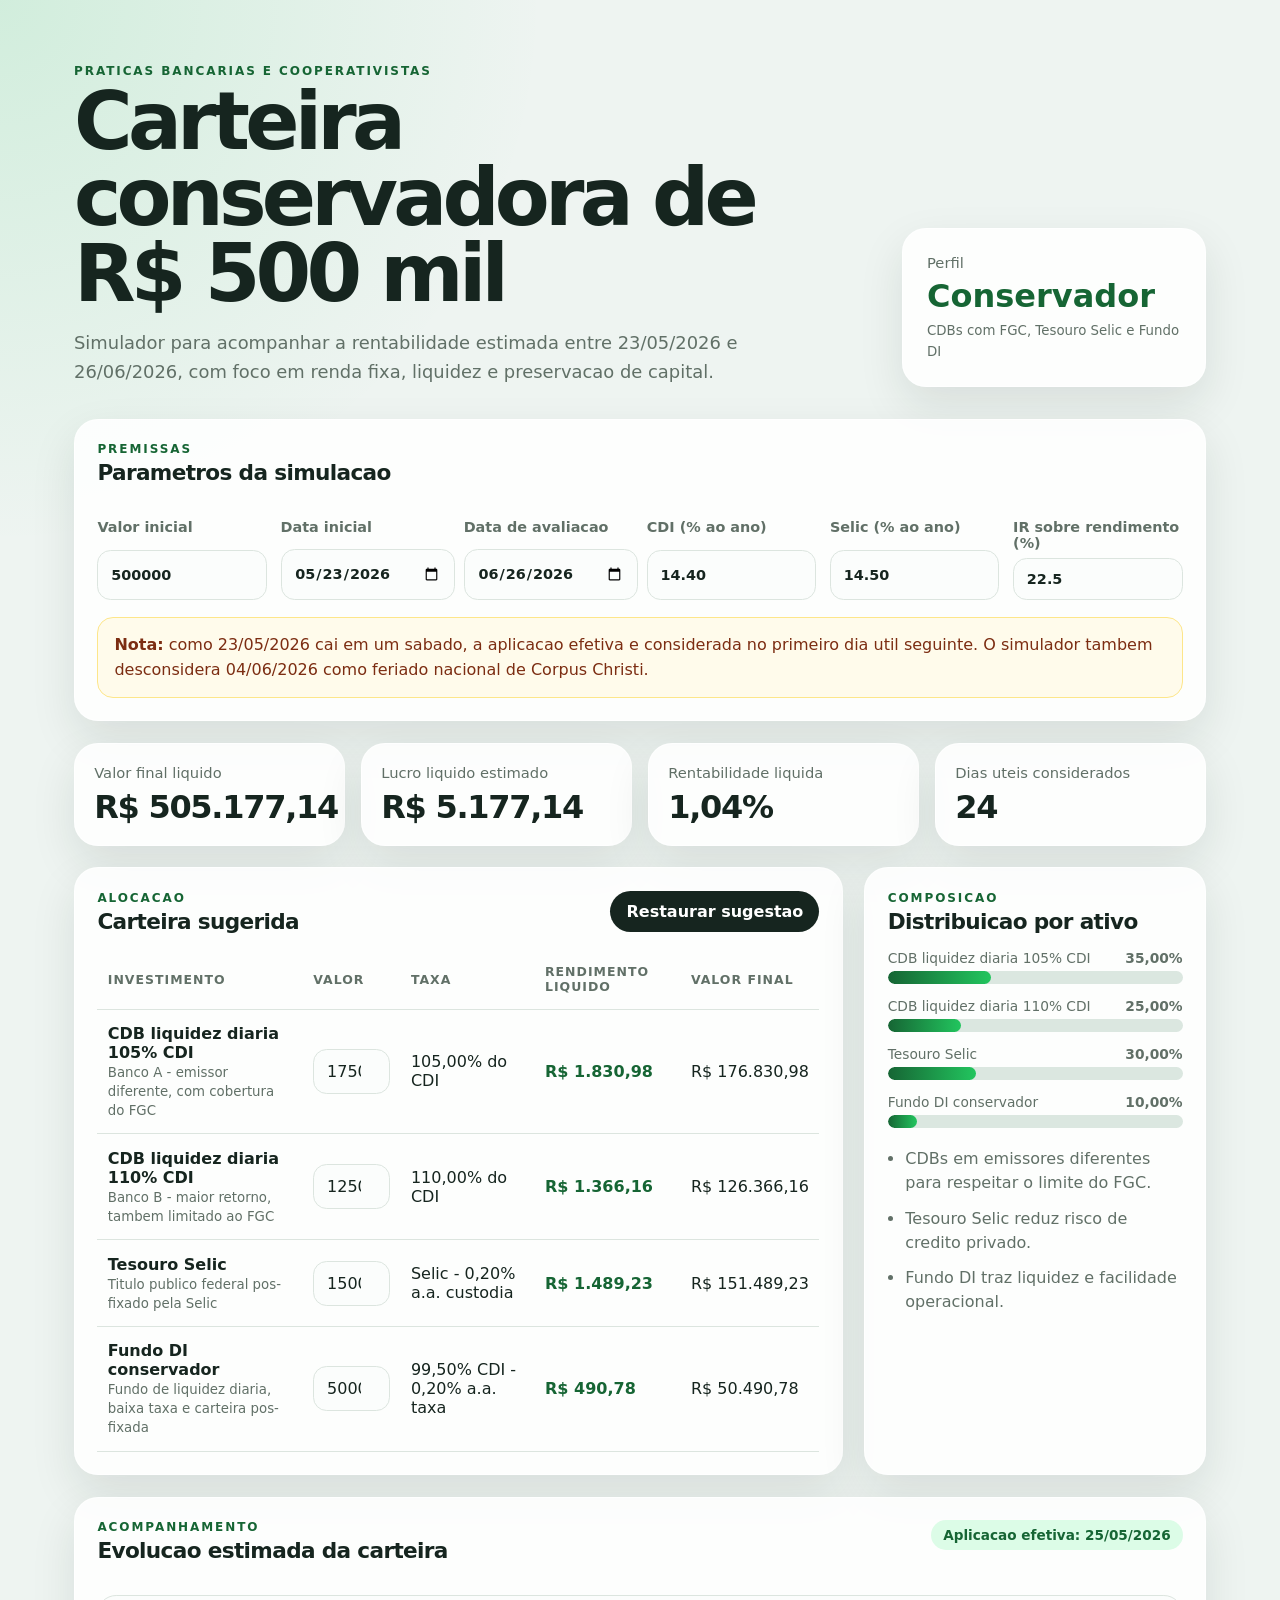
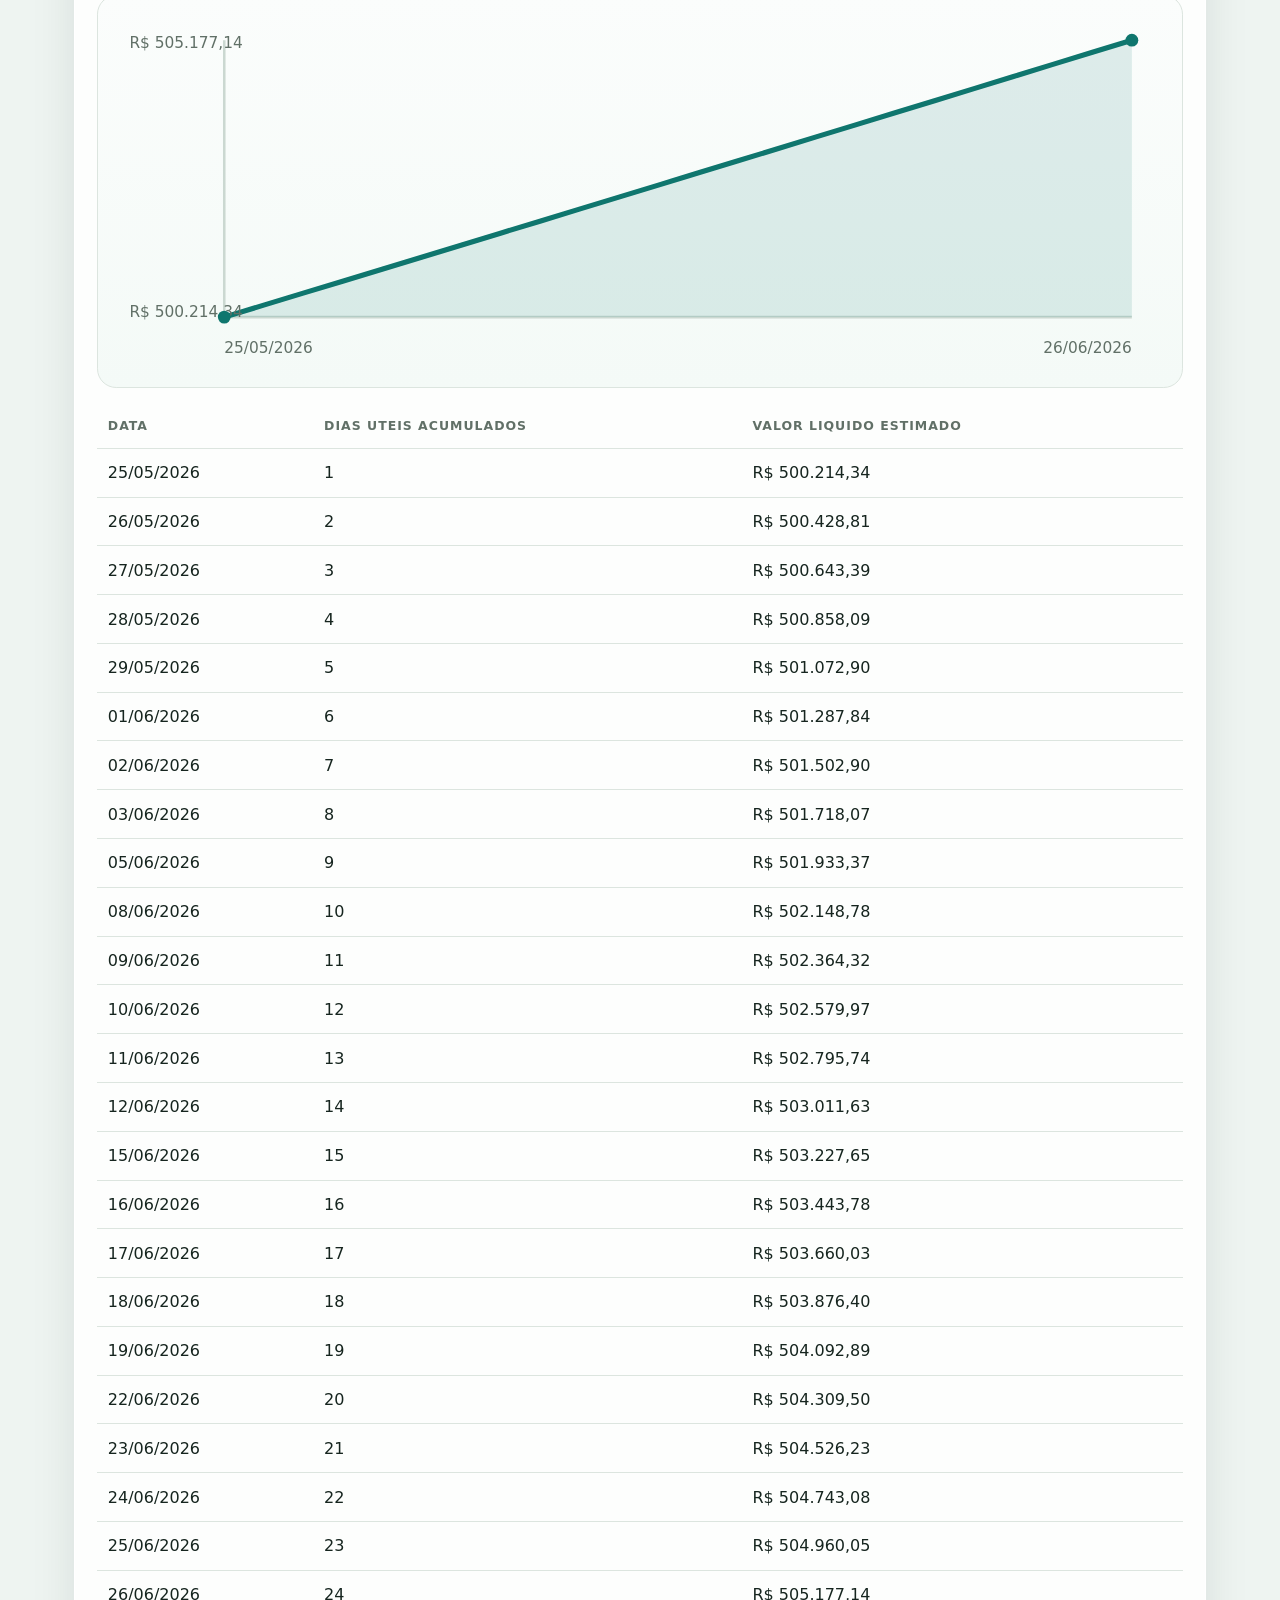
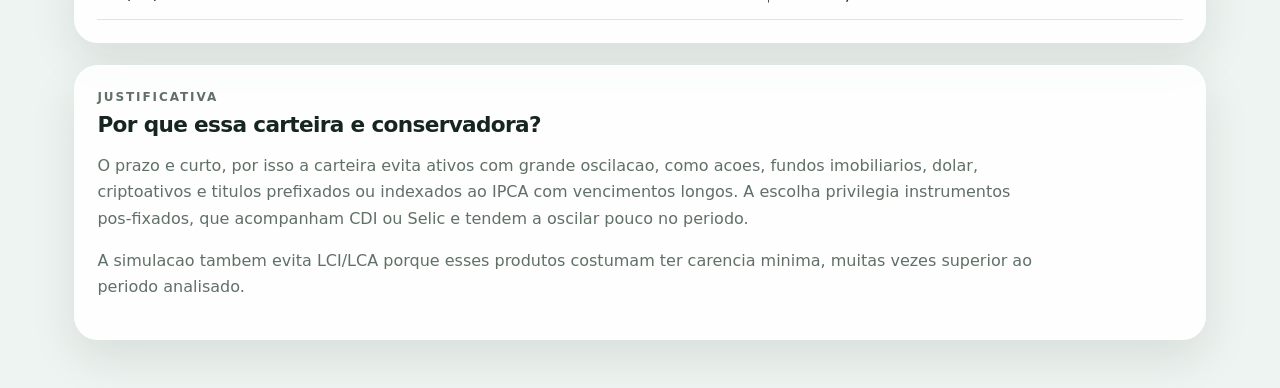
<file: index.html>
<!doctype html>
<html lang="pt-BR">
  <head>
    <meta charset="utf-8" />
    <meta name="viewport" content="width=device-width, initial-scale=1" />
    <title>Acompanhamento de Carteira Conservadora</title>
    <link rel="stylesheet" href="styles.css" />
  </head>
  <body>
    <header class="hero">
      <div>
        <p class="eyebrow">Praticas bancarias e cooperativistas</p>
        <h1>Carteira conservadora de R$ 500 mil</h1>
        <p class="hero-text">
          Simulador para acompanhar a rentabilidade estimada entre 23/05/2026
          e 26/06/2026, com foco em renda fixa, liquidez e preservacao de
          capital.
        </p>
      </div>
      <div class="hero-card">
        <span>Perfil</span>
        <strong>Conservador</strong>
        <small>CDBs com FGC, Tesouro Selic e Fundo DI</small>
      </div>
    </header>

    <main class="container">
      <section class="panel controls" aria-labelledby="premissas-title">
        <div>
          <p class="section-label">Premissas</p>
          <h2 id="premissas-title">Parametros da simulacao</h2>
        </div>

        <div class="form-grid">
          <label>
            Valor inicial
            <input id="initialAmount" type="number" min="0" step="1000" value="500000" />
          </label>
          <label>
            Data inicial
            <input id="startDate" type="date" value="2026-05-23" />
          </label>
          <label>
            Data de avaliacao
            <input id="endDate" type="date" value="2026-06-26" />
          </label>
          <label>
            CDI (% ao ano)
            <input id="cdiRate" type="number" min="0" step="0.01" value="14.40" />
          </label>
          <label>
            Selic (% ao ano)
            <input id="selicRate" type="number" min="0" step="0.01" value="14.50" />
          </label>
          <label>
            IR sobre rendimento (%)
            <input id="taxRate" type="number" min="0" step="0.1" value="22.5" />
          </label>
        </div>

        <div class="notice">
          <strong>Nota:</strong>
          como 23/05/2026 cai em um sabado, a aplicacao efetiva e considerada
          no primeiro dia util seguinte. O simulador tambem desconsidera
          04/06/2026 como feriado nacional de Corpus Christi.
        </div>
      </section>

      <section class="summary-grid" aria-label="Resumo da carteira">
        <article class="metric">
          <span>Valor final liquido</span>
          <strong id="finalValue">R$ 0,00</strong>
        </article>
        <article class="metric">
          <span>Lucro liquido estimado</span>
          <strong id="netProfit">R$ 0,00</strong>
        </article>
        <article class="metric">
          <span>Rentabilidade liquida</span>
          <strong id="netReturn">0,00%</strong>
        </article>
        <article class="metric">
          <span>Dias uteis considerados</span>
          <strong id="businessDays">0</strong>
        </article>
      </section>

      <section class="layout">
        <article class="panel" aria-labelledby="carteira-title">
          <div class="section-heading">
            <div>
              <p class="section-label">Alocacao</p>
              <h2 id="carteira-title">Carteira sugerida</h2>
            </div>
            <button id="resetPortfolio" type="button">Restaurar sugestao</button>
          </div>

          <div class="table-wrap">
            <table>
              <thead>
                <tr>
                  <th>Investimento</th>
                  <th>Valor</th>
                  <th>Taxa</th>
                  <th>Rendimento liquido</th>
                  <th>Valor final</th>
                </tr>
              </thead>
              <tbody id="portfolioRows"></tbody>
            </table>
          </div>
        </article>

        <aside class="panel" aria-labelledby="composicao-title">
          <p class="section-label">Composicao</p>
          <h2 id="composicao-title">Distribuicao por ativo</h2>
          <div id="allocationChart" class="allocation-chart"></div>
          <ul class="risk-list">
            <li>CDBs em emissores diferentes para respeitar o limite do FGC.</li>
            <li>Tesouro Selic reduz risco de credito privado.</li>
            <li>Fundo DI traz liquidez e facilidade operacional.</li>
          </ul>
        </aside>
      </section>

      <section class="panel" aria-labelledby="evolucao-title">
        <div class="section-heading">
          <div>
            <p class="section-label">Acompanhamento</p>
            <h2 id="evolucao-title">Evolucao estimada da carteira</h2>
          </div>
          <span id="effectiveDate" class="tag"></span>
        </div>

        <div class="chart-card">
          <svg id="evolutionChart" role="img" aria-label="Grafico de evolucao estimada"></svg>
        </div>

        <div class="table-wrap compact">
          <table>
            <thead>
              <tr>
                <th>Data</th>
                <th>Dias uteis acumulados</th>
                <th>Valor liquido estimado</th>
              </tr>
            </thead>
            <tbody id="evolutionRows"></tbody>
          </table>
        </div>
      </section>

      <section class="panel explanation" aria-labelledby="justificativa-title">
        <p class="section-label">Justificativa</p>
        <h2 id="justificativa-title">Por que essa carteira e conservadora?</h2>
        <p>
          O prazo e curto, por isso a carteira evita ativos com grande
          oscilacao, como acoes, fundos imobiliarios, dolar, criptoativos e
          titulos prefixados ou indexados ao IPCA com vencimentos longos. A
          escolha privilegia instrumentos pos-fixados, que acompanham CDI ou
          Selic e tendem a oscilar pouco no periodo.
        </p>
        <p>
          A simulacao tambem evita LCI/LCA porque esses produtos costumam ter
          carencia minima, muitas vezes superior ao periodo analisado.
        </p>
      </section>
    </main>

    <script src="app.js"></script>
  </body>
</html>
</file>
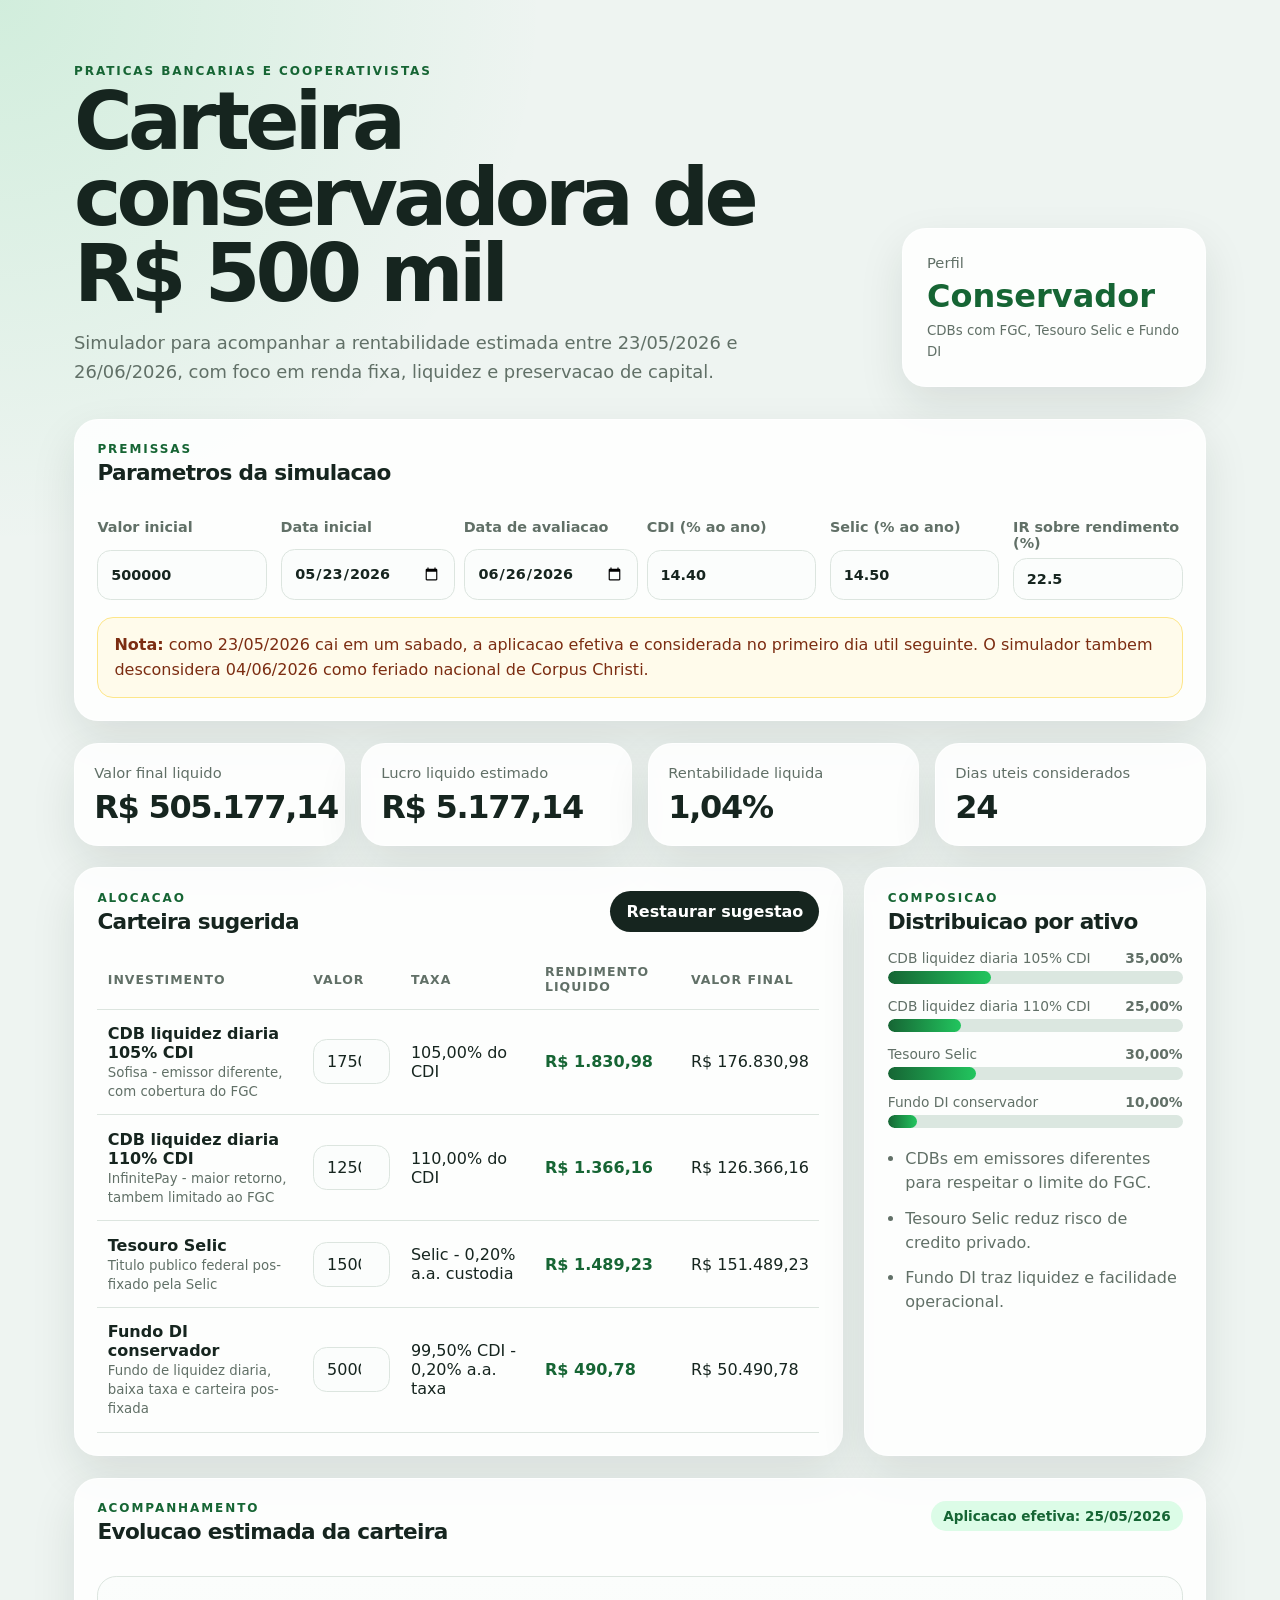
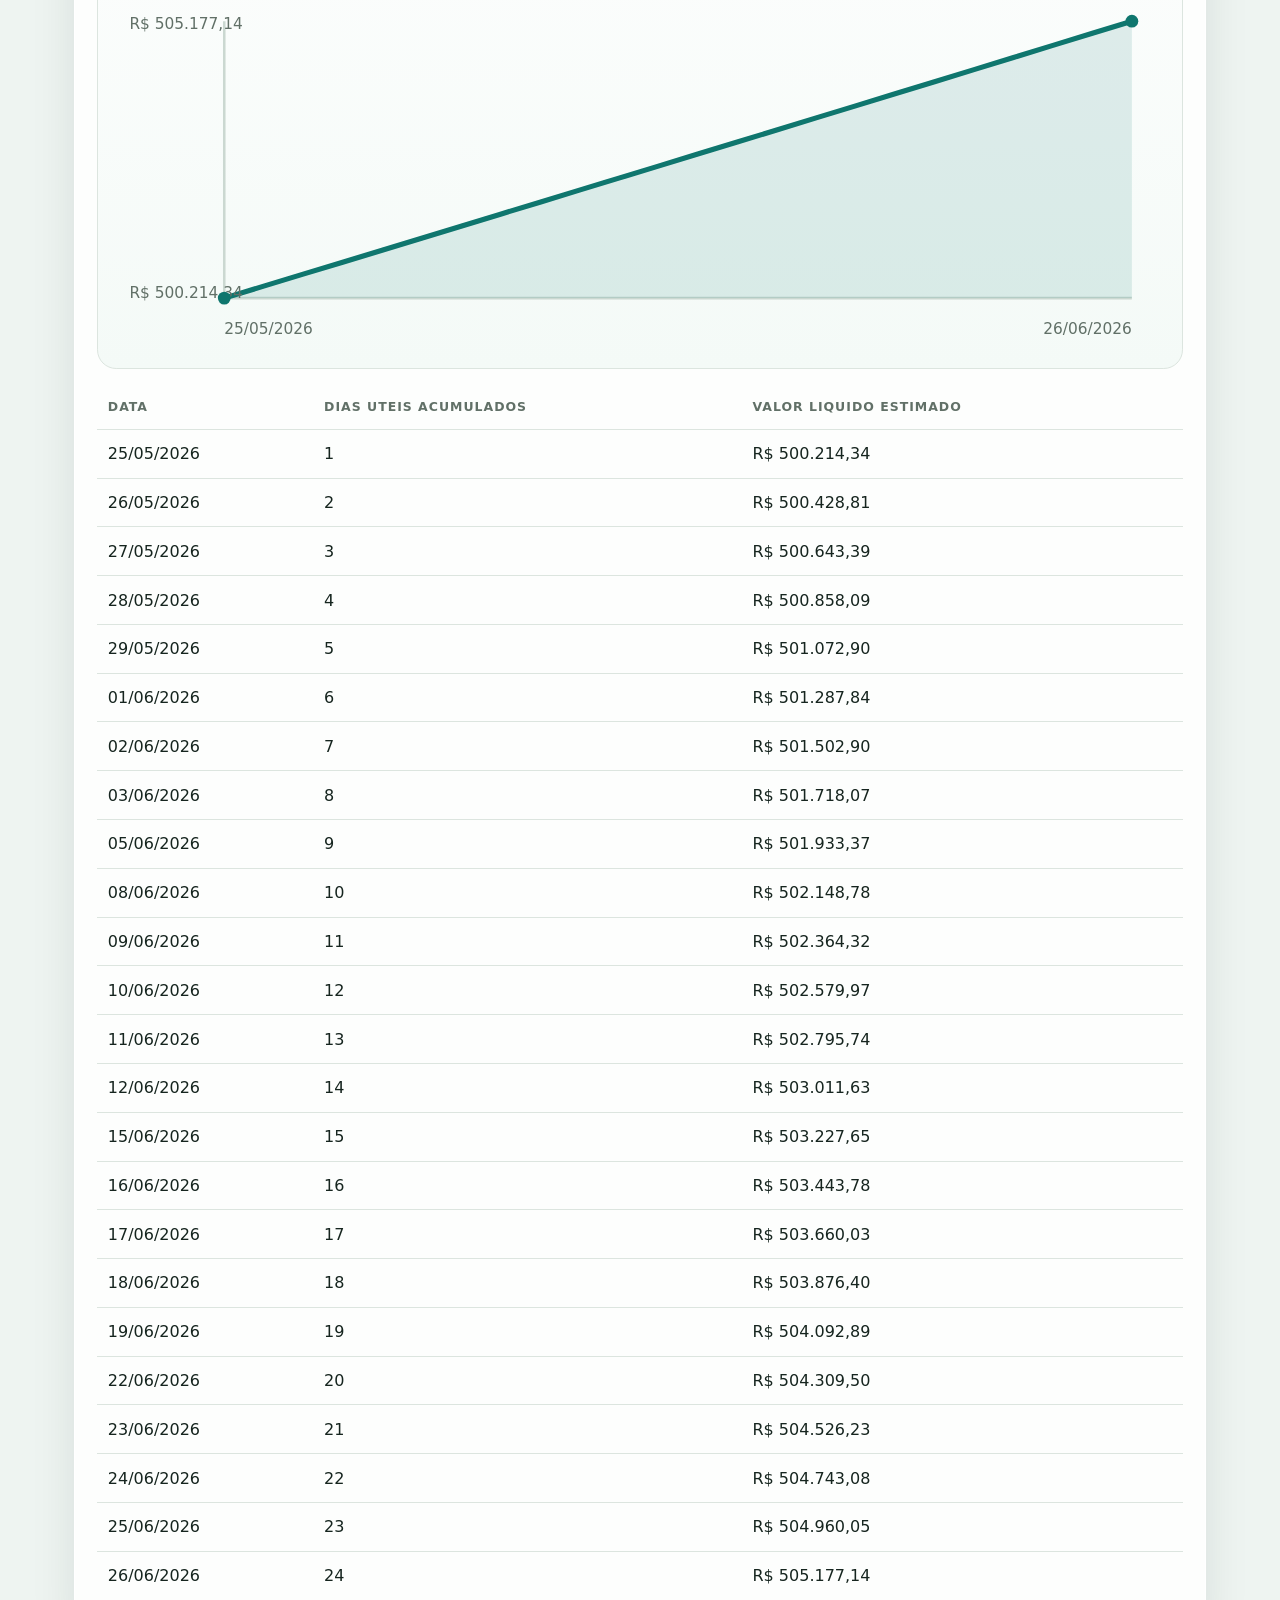
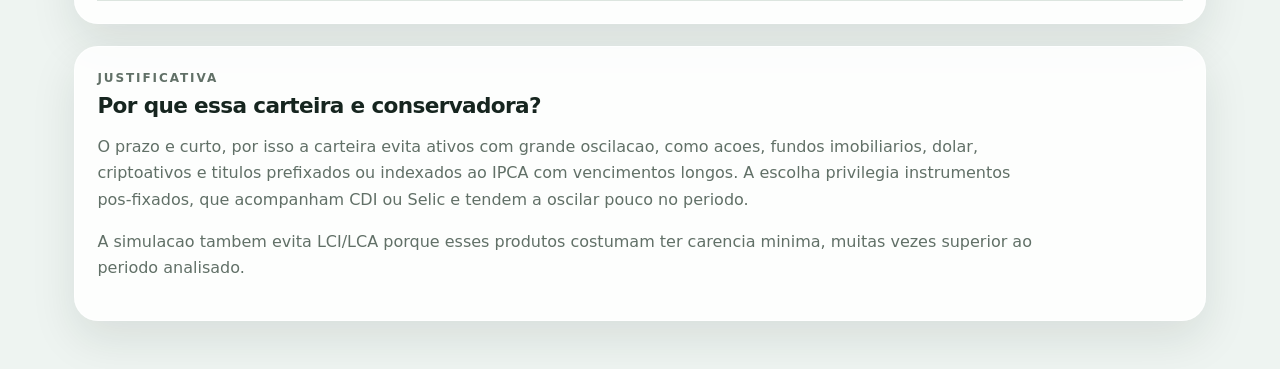
<file: apresentacao.html>
<!doctype html>
<html lang="pt-BR">
  <head>
    <meta charset="utf-8" />
    <meta name="viewport" content="width=device-width, initial-scale=1" />
    <title>Acompanhamento de Carteira Conservadora</title>
    <style>
:root {
  --bg: #eef4f1;
  --card: #ffffff;
  --ink: #16251f;
  --muted: #617067;
  --line: #dce5df;
  --green: #166534;
  --green-2: #22c55e;
  --blue: #0f766e;
  --blue-2: #38bdf8;
  --amber: #b45309;
  --shadow: 0 18px 45px rgba(22, 37, 31, 0.1);
}

* {
  box-sizing: border-box;
}

body {
  margin: 0;
  background:
    radial-gradient(circle at top left, rgba(34, 197, 94, 0.14), transparent 34rem),
    var(--bg);
  color: var(--ink);
  font-family:
    Inter, ui-sans-serif, system-ui, -apple-system, BlinkMacSystemFont, "Segoe UI",
    sans-serif;
}

button,
input {
  font: inherit;
}

.hero {
  display: grid;
  grid-template-columns: minmax(0, 1fr) 19rem;
  gap: 2rem;
  align-items: end;
  max-width: 1180px;
  margin: 0 auto;
  padding: 4rem 1.5rem 2rem;
}

.hero h1 {
  max-width: 760px;
  margin: 0.35rem 0 1rem;
  font-size: clamp(2.4rem, 7vw, 5rem);
  line-height: 0.95;
  letter-spacing: -0.06em;
}

.hero-text {
  max-width: 690px;
  margin: 0;
  color: var(--muted);
  font-size: 1.12rem;
  line-height: 1.65;
}

.hero-card,
.panel,
.metric {
  background: rgba(255, 255, 255, 0.86);
  border: 1px solid rgba(255, 255, 255, 0.75);
  border-radius: 1.5rem;
  box-shadow: var(--shadow);
}

.hero-card {
  padding: 1.5rem;
}

.hero-card span,
.metric span {
  color: var(--muted);
  font-size: 0.92rem;
}

.hero-card strong {
  display: block;
  margin: 0.3rem 0;
  color: var(--green);
  font-size: 2rem;
}

.hero-card small {
  color: var(--muted);
  line-height: 1.5;
}

.container {
  display: grid;
  gap: 1.35rem;
  max-width: 1180px;
  margin: 0 auto;
  padding: 0 1.5rem 3rem;
}

.panel {
  padding: 1.4rem;
}

.section-label,
.eyebrow {
  margin: 0;
  color: var(--green);
  font-size: 0.75rem;
  font-weight: 800;
  letter-spacing: 0.16em;
  text-transform: uppercase;
}

h2 {
  margin: 0.25rem 0 1rem;
  font-size: 1.35rem;
  letter-spacing: -0.03em;
}

.controls {
  display: grid;
  gap: 1.1rem;
}

.form-grid {
  display: grid;
  grid-template-columns: repeat(6, minmax(0, 1fr));
  gap: 0.85rem;
}

label {
  display: grid;
  gap: 0.45rem;
  color: var(--muted);
  font-size: 0.9rem;
  font-weight: 700;
}

input {
  width: 100%;
  border: 1px solid var(--line);
  border-radius: 0.85rem;
  background: #fbfdfc;
  color: var(--ink);
  padding: 0.75rem 0.8rem;
  outline: none;
}

input:focus {
  border-color: var(--green-2);
  box-shadow: 0 0 0 4px rgba(34, 197, 94, 0.14);
}

.notice {
  border: 1px solid #fde68a;
  border-radius: 1rem;
  background: #fffbeb;
  color: #7c2d12;
  padding: 0.9rem 1rem;
  line-height: 1.55;
}

.summary-grid {
  display: grid;
  grid-template-columns: repeat(4, minmax(0, 1fr));
  gap: 1rem;
}

.metric {
  padding: 1.2rem;
}

.metric strong {
  display: block;
  margin-top: 0.35rem;
  font-size: clamp(1.45rem, 3vw, 2rem);
  letter-spacing: -0.04em;
}

.layout {
  display: grid;
  grid-template-columns: minmax(0, 1.8fr) minmax(18rem, 0.8fr);
  gap: 1.35rem;
}

.section-heading {
  display: flex;
  gap: 1rem;
  align-items: start;
  justify-content: space-between;
}

button {
  border: 0;
  border-radius: 999px;
  background: var(--ink);
  color: white;
  cursor: pointer;
  padding: 0.7rem 1rem;
  font-weight: 800;
}

button:hover {
  background: var(--green);
}

.table-wrap {
  overflow-x: auto;
}

table {
  width: 100%;
  border-collapse: collapse;
  min-width: 720px;
}

th {
  color: var(--muted);
  font-size: 0.78rem;
  letter-spacing: 0.08em;
  text-align: left;
  text-transform: uppercase;
}

th,
td {
  border-bottom: 1px solid var(--line);
  padding: 0.9rem 0.65rem;
  vertical-align: middle;
}

td strong {
  display: block;
}

td small {
  color: var(--muted);
}

.amount-input {
  max-width: 9.5rem;
}

.positive {
  color: var(--green);
  font-weight: 800;
}

.allocation-chart {
  display: grid;
  gap: 0.85rem;
  margin-top: 1rem;
}

.bar-row {
  display: grid;
  gap: 0.35rem;
}

.bar-label {
  display: flex;
  justify-content: space-between;
  color: var(--muted);
  font-size: 0.86rem;
  gap: 1rem;
}

.bar-track {
  height: 0.8rem;
  overflow: hidden;
  border-radius: 999px;
  background: #dbe7e0;
}

.bar-fill {
  height: 100%;
  border-radius: inherit;
  background: linear-gradient(90deg, var(--green), var(--green-2));
}

.risk-list {
  display: grid;
  gap: 0.7rem;
  margin: 1.2rem 0 0;
  padding-left: 1.1rem;
  color: var(--muted);
  line-height: 1.5;
}

.tag {
  border-radius: 999px;
  background: #dcfce7;
  color: var(--green);
  padding: 0.45rem 0.75rem;
  font-size: 0.85rem;
  font-weight: 800;
}

.chart-card {
  margin: 1rem 0;
  border: 1px solid var(--line);
  border-radius: 1.2rem;
  background: linear-gradient(180deg, #fbfdfc, #f4faf7);
  padding: 1rem;
}

svg {
  display: block;
  width: 100%;
  min-height: 260px;
}

.axis-label {
  fill: var(--muted);
  font-size: 12px;
}

.chart-line {
  fill: none;
  stroke: var(--blue);
  stroke-width: 4;
  stroke-linecap: round;
  stroke-linejoin: round;
}

.chart-area {
  fill: rgba(15, 118, 110, 0.12);
}

.chart-dot {
  fill: var(--blue);
}

.compact table {
  min-width: 520px;
}

.explanation p {
  max-width: 940px;
  color: var(--muted);
  line-height: 1.65;
}

@media (max-width: 960px) {
  .hero,
  .layout {
    grid-template-columns: 1fr;
  }

  .form-grid,
  .summary-grid {
    grid-template-columns: repeat(2, minmax(0, 1fr));
  }
}

@media (max-width: 640px) {
  .hero {
    padding-top: 2.5rem;
  }

  .form-grid,
  .summary-grid {
    grid-template-columns: 1fr;
  }

  .section-heading {
    display: grid;
  }
}

    </style>
  </head>
  <body>
    <header class="hero">
      <div>
        <p class="eyebrow">Praticas bancarias e cooperativistas</p>
        <h1>Carteira conservadora de R$ 500 mil</h1>
        <p class="hero-text">
          Simulador para acompanhar a rentabilidade estimada entre 23/05/2026
          e 26/06/2026, com foco em renda fixa, liquidez e preservacao de
          capital.
        </p>
      </div>
      <div class="hero-card">
        <span>Perfil</span>
        <strong>Conservador</strong>
        <small>CDBs com FGC, Tesouro Selic e Fundo DI</small>
      </div>
    </header>

    <main class="container">
      <section class="panel controls" aria-labelledby="premissas-title">
        <div>
          <p class="section-label">Premissas</p>
          <h2 id="premissas-title">Parametros da simulacao</h2>
        </div>

        <div class="form-grid">
          <label>
            Valor inicial
            <input id="initialAmount" type="number" min="0" step="1000" value="500000" />
          </label>
          <label>
            Data inicial
            <input id="startDate" type="date" value="2026-05-23" />
          </label>
          <label>
            Data de avaliacao
            <input id="endDate" type="date" value="2026-06-26" />
          </label>
          <label>
            CDI (% ao ano)
            <input id="cdiRate" type="number" min="0" step="0.01" value="14.40" />
          </label>
          <label>
            Selic (% ao ano)
            <input id="selicRate" type="number" min="0" step="0.01" value="14.50" />
          </label>
          <label>
            IR sobre rendimento (%)
            <input id="taxRate" type="number" min="0" step="0.1" value="22.5" />
          </label>
        </div>

        <div class="notice">
          <strong>Nota:</strong>
          como 23/05/2026 cai em um sabado, a aplicacao efetiva e considerada
          no primeiro dia util seguinte. O simulador tambem desconsidera
          04/06/2026 como feriado nacional de Corpus Christi.
        </div>
      </section>

      <section class="summary-grid" aria-label="Resumo da carteira">
        <article class="metric">
          <span>Valor final liquido</span>
          <strong id="finalValue">R$ 0,00</strong>
        </article>
        <article class="metric">
          <span>Lucro liquido estimado</span>
          <strong id="netProfit">R$ 0,00</strong>
        </article>
        <article class="metric">
          <span>Rentabilidade liquida</span>
          <strong id="netReturn">0,00%</strong>
        </article>
        <article class="metric">
          <span>Dias uteis considerados</span>
          <strong id="businessDays">0</strong>
        </article>
      </section>

      <section class="layout">
        <article class="panel" aria-labelledby="carteira-title">
          <div class="section-heading">
            <div>
              <p class="section-label">Alocacao</p>
              <h2 id="carteira-title">Carteira sugerida</h2>
            </div>
            <button id="resetPortfolio" type="button">Restaurar sugestao</button>
          </div>

          <div class="table-wrap">
            <table>
              <thead>
                <tr>
                  <th>Investimento</th>
                  <th>Valor</th>
                  <th>Taxa</th>
                  <th>Rendimento liquido</th>
                  <th>Valor final</th>
                </tr>
              </thead>
              <tbody id="portfolioRows"></tbody>
            </table>
          </div>
        </article>

        <aside class="panel" aria-labelledby="composicao-title">
          <p class="section-label">Composicao</p>
          <h2 id="composicao-title">Distribuicao por ativo</h2>
          <div id="allocationChart" class="allocation-chart"></div>
          <ul class="risk-list">
            <li>CDBs em emissores diferentes para respeitar o limite do FGC.</li>
            <li>Tesouro Selic reduz risco de credito privado.</li>
            <li>Fundo DI traz liquidez e facilidade operacional.</li>
          </ul>
        </aside>
      </section>

      <section class="panel" aria-labelledby="evolucao-title">
        <div class="section-heading">
          <div>
            <p class="section-label">Acompanhamento</p>
            <h2 id="evolucao-title">Evolucao estimada da carteira</h2>
          </div>
          <span id="effectiveDate" class="tag"></span>
        </div>

        <div class="chart-card">
          <svg id="evolutionChart" role="img" aria-label="Grafico de evolucao estimada"></svg>
        </div>

        <div class="table-wrap compact">
          <table>
            <thead>
              <tr>
                <th>Data</th>
                <th>Dias uteis acumulados</th>
                <th>Valor liquido estimado</th>
              </tr>
            </thead>
            <tbody id="evolutionRows"></tbody>
          </table>
        </div>
      </section>

      <section class="panel explanation" aria-labelledby="justificativa-title">
        <p class="section-label">Justificativa</p>
        <h2 id="justificativa-title">Por que essa carteira e conservadora?</h2>
        <p>
          O prazo e curto, por isso a carteira evita ativos com grande
          oscilacao, como acoes, fundos imobiliarios, dolar, criptoativos e
          titulos prefixados ou indexados ao IPCA com vencimentos longos. A
          escolha privilegia instrumentos pos-fixados, que acompanham CDI ou
          Selic e tendem a oscilar pouco no periodo.
        </p>
        <p>
          A simulacao tambem evita LCI/LCA porque esses produtos costumam ter
          carencia minima, muitas vezes superior ao periodo analisado.
        </p>
      </section>
    </main>

    <script>
const suggestedPortfolio = [
  {
    id: "cdb105",
    name: "CDB liquidez diaria 105% CDI",
    detail: "Sofisa - emissor diferente, com cobertura do FGC",
    type: "cdi",
    factor: 1.05,
    annualFee: 0,
    allocation: 0.35,
  },
  {
    id: "cdb110",
    name: "CDB liquidez diaria 110% CDI",
    detail: "InfinitePay - maior retorno, tambem limitado ao FGC",
    type: "cdi",
    factor: 1.1,
    annualFee: 0,
    allocation: 0.25,
  },
  {
    id: "tesouro",
    name: "Tesouro Selic",
    detail: "Titulo publico federal pos-fixado pela Selic",
    type: "selic",
    factor: 1,
    annualFee: 0.002,
    allocation: 0.3,
  },
  {
    id: "fundoDi",
    name: "Fundo DI conservador",
    detail: "Fundo de liquidez diaria, baixa taxa e carteira pos-fixada",
    type: "cdi",
    factor: 0.995,
    annualFee: 0.002,
    allocation: 0.1,
  },
];

let portfolio = [];

const fields = {
  initialAmount: document.querySelector("#initialAmount"),
  startDate: document.querySelector("#startDate"),
  endDate: document.querySelector("#endDate"),
  cdiRate: document.querySelector("#cdiRate"),
  selicRate: document.querySelector("#selicRate"),
  taxRate: document.querySelector("#taxRate"),
  finalValue: document.querySelector("#finalValue"),
  netProfit: document.querySelector("#netProfit"),
  netReturn: document.querySelector("#netReturn"),
  businessDays: document.querySelector("#businessDays"),
  effectiveDate: document.querySelector("#effectiveDate"),
  portfolioRows: document.querySelector("#portfolioRows"),
  allocationChart: document.querySelector("#allocationChart"),
  evolutionRows: document.querySelector("#evolutionRows"),
  evolutionChart: document.querySelector("#evolutionChart"),
  resetPortfolio: document.querySelector("#resetPortfolio"),
};

const holidays = new Set(["2026-06-04"]);
const moneyFormatter = new Intl.NumberFormat("pt-BR", {
  style: "currency",
  currency: "BRL",
});
const percentFormatter = new Intl.NumberFormat("pt-BR", {
  style: "percent",
  minimumFractionDigits: 2,
  maximumFractionDigits: 2,
});
const decimalFormatter = new Intl.NumberFormat("pt-BR", {
  minimumFractionDigits: 2,
  maximumFractionDigits: 2,
});
const dateFormatter = new Intl.DateTimeFormat("pt-BR", { timeZone: "UTC" });

function parseDate(value) {
  const [year, month, day] = value.split("-").map(Number);
  return new Date(Date.UTC(year, month - 1, day));
}

function toIsoDate(date) {
  return date.toISOString().slice(0, 10);
}

function addDays(date, days) {
  const next = new Date(date);
  next.setUTCDate(next.getUTCDate() + days);
  return next;
}

function isBusinessDay(date) {
  const weekday = date.getUTCDay();
  return weekday !== 0 && weekday !== 6 && !holidays.has(toIsoDate(date));
}

function nextBusinessDay(date) {
  let current = new Date(date);
  while (!isBusinessDay(current)) {
    current = addDays(current, 1);
  }
  return current;
}

function businessDatesBetween(start, end) {
  const dates = [];
  if (end < start) return dates;

  let current = new Date(start);
  while (current <= end) {
    if (isBusinessDay(current)) {
      dates.push(new Date(current));
    }
    current = addDays(current, 1);
  }
  return dates;
}

function readAssumptions() {
  return {
    initialAmount: Number(fields.initialAmount.value) || 0,
    startDate: parseDate(fields.startDate.value),
    endDate: parseDate(fields.endDate.value),
    cdiRate: (Number(fields.cdiRate.value) || 0) / 100,
    selicRate: (Number(fields.selicRate.value) || 0) / 100,
    taxRate: (Number(fields.taxRate.value) || 0) / 100,
  };
}

function resetPortfolioAmounts() {
  const { initialAmount } = readAssumptions();
  portfolio = suggestedPortfolio.map((asset) => ({
    ...asset,
    amount: roundCurrency(initialAmount * asset.allocation),
  }));
  render();
}

function roundCurrency(value) {
  return Math.round(value * 100) / 100;
}

function annualRateFor(asset, assumptions) {
  const baseRate = asset.type === "selic" ? assumptions.selicRate : assumptions.cdiRate;
  return Math.max(0, baseRate * asset.factor - asset.annualFee);
}

function calculateAsset(asset, businessDays, assumptions) {
  const annualRate = annualRateFor(asset, assumptions);
  const grossReturn = Math.pow(1 + annualRate, businessDays / 252) - 1;
  const grossProfit = asset.amount * grossReturn;
  const tax = grossProfit * assumptions.taxRate;
  const netProfit = grossProfit - tax;

  return {
    ...asset,
    annualRate,
    grossReturn,
    grossProfit,
    tax,
    netProfit,
    finalAmount: asset.amount + netProfit,
  };
}

function calculatePortfolio(businessDays, assumptions) {
  const assets = portfolio.map((asset) => calculateAsset(asset, businessDays, assumptions));
  const invested = assets.reduce((sum, asset) => sum + asset.amount, 0);
  const grossProfit = assets.reduce((sum, asset) => sum + asset.grossProfit, 0);
  const tax = assets.reduce((sum, asset) => sum + asset.tax, 0);
  const netProfit = assets.reduce((sum, asset) => sum + asset.netProfit, 0);
  const finalAmount = invested + netProfit;

  return {
    assets,
    invested,
    grossProfit,
    tax,
    netProfit,
    finalAmount,
    netReturn: invested > 0 ? netProfit / invested : 0,
  };
}

function describeRate(asset) {
  if (asset.type === "selic") {
    return `Selic - ${decimalFormatter.format(asset.annualFee * 100)}% a.a. custodia`;
  }

  if (asset.annualFee > 0) {
    return `${decimalFormatter.format(asset.factor * 100)}% CDI - ${decimalFormatter.format(
      asset.annualFee * 100,
    )}% a.a. taxa`;
  }

  return `${decimalFormatter.format(asset.factor * 100)}% do CDI`;
}

function render() {
  const assumptions = readAssumptions();
  const effectiveStart = nextBusinessDay(assumptions.startDate);
  const businessDates = businessDatesBetween(effectiveStart, assumptions.endDate);
  const businessDays = businessDates.length;
  const result = calculatePortfolio(businessDays, assumptions);

  fields.finalValue.textContent = moneyFormatter.format(result.finalAmount);
  fields.netProfit.textContent = moneyFormatter.format(result.netProfit);
  fields.netReturn.textContent = percentFormatter.format(result.netReturn);
  fields.businessDays.textContent = String(businessDays);
  fields.effectiveDate.textContent = `Aplicacao efetiva: ${dateFormatter.format(effectiveStart)}`;

  renderPortfolioRows(result.assets);
  renderAllocationChart(result.assets, result.invested);
  renderEvolution(businessDates, assumptions);
}

function renderPortfolioRows(assets) {
  fields.portfolioRows.replaceChildren();

  assets.forEach((asset) => {
    const row = document.createElement("tr");
    const nameCell = document.createElement("td");
    const amountCell = document.createElement("td");
    const rateCell = document.createElement("td");
    const profitCell = document.createElement("td");
    const finalCell = document.createElement("td");

    const name = document.createElement("strong");
    name.textContent = asset.name;
    const detail = document.createElement("small");
    detail.textContent = asset.detail;
    nameCell.append(name, detail);

    const amountInput = document.createElement("input");
    amountInput.className = "amount-input";
    amountInput.type = "number";
    amountInput.min = "0";
    amountInput.step = "1000";
    amountInput.value = String(roundCurrency(asset.amount));
    amountInput.addEventListener("input", () => {
      const target = portfolio.find((item) => item.id === asset.id);
      if (target) {
        target.amount = Number(amountInput.value) || 0;
        render();
      }
    });
    amountCell.append(amountInput);

    rateCell.textContent = describeRate(asset);
    profitCell.className = "positive";
    profitCell.textContent = moneyFormatter.format(asset.netProfit);
    finalCell.textContent = moneyFormatter.format(asset.finalAmount);

    row.append(nameCell, amountCell, rateCell, profitCell, finalCell);
    fields.portfolioRows.append(row);
  });
}

function renderAllocationChart(assets, invested) {
  fields.allocationChart.replaceChildren();

  assets.forEach((asset) => {
    const percent = invested > 0 ? asset.amount / invested : 0;
    const row = document.createElement("div");
    row.className = "bar-row";

    const label = document.createElement("div");
    label.className = "bar-label";

    const name = document.createElement("span");
    name.textContent = asset.name;
    const value = document.createElement("strong");
    value.textContent = percentFormatter.format(percent);
    label.append(name, value);

    const track = document.createElement("div");
    track.className = "bar-track";
    const fill = document.createElement("div");
    fill.className = "bar-fill";
    fill.style.width = `${Math.max(0, Math.min(100, percent * 100))}%`;
    track.append(fill);

    row.append(label, track);
    fields.allocationChart.append(row);
  });
}

function renderEvolution(businessDates, assumptions) {
  const data = businessDates.map((date, index) => {
    const result = calculatePortfolio(index + 1, assumptions);
    return {
      date,
      businessDays: index + 1,
      value: result.finalAmount,
    };
  });

  renderEvolutionTable(data);
  renderEvolutionChart(data);
}

function renderEvolutionTable(data) {
  fields.evolutionRows.replaceChildren();

  data.forEach((item) => {
    const row = document.createElement("tr");
    const dateCell = document.createElement("td");
    const daysCell = document.createElement("td");
    const valueCell = document.createElement("td");

    dateCell.textContent = dateFormatter.format(item.date);
    daysCell.textContent = String(item.businessDays);
    valueCell.textContent = moneyFormatter.format(item.value);

    row.append(dateCell, daysCell, valueCell);
    fields.evolutionRows.append(row);
  });
}

function renderEvolutionChart(data) {
  const svg = fields.evolutionChart;
  svg.replaceChildren();
  svg.setAttribute("viewBox", "0 0 820 280");

  if (data.length === 0) {
    const empty = svgText(410, 140, "Selecione uma data de avaliacao posterior ao inicio.");
    empty.setAttribute("text-anchor", "middle");
    svg.append(empty);
    return;
  }

  const width = 820;
  const height = 280;
  const padding = { top: 22, right: 26, bottom: 42, left: 86 };
  const values = data.map((item) => item.value);
  const minValue = Math.min(...values);
  const maxValue = Math.max(...values);
  const range = Math.max(1, maxValue - minValue);

  const pointFor = (item, index) => {
    const x =
      padding.left +
      (data.length === 1 ? 0.5 : index / (data.length - 1)) *
        (width - padding.left - padding.right);
    const y =
      height -
      padding.bottom -
      ((item.value - minValue) / range) * (height - padding.top - padding.bottom);
    return [x, y];
  };

  const points = data.map(pointFor);
  const linePath = points
    .map(([x, y], index) => `${index === 0 ? "M" : "L"} ${x.toFixed(2)} ${y.toFixed(2)}`)
    .join(" ");
  const areaPath = `${linePath} L ${points.at(-1)[0].toFixed(2)} ${
    height - padding.bottom
  } L ${points[0][0].toFixed(2)} ${height - padding.bottom} Z`;

  svg.append(svgLine(padding.left, height - padding.bottom, width - padding.right, height - padding.bottom));
  svg.append(svgLine(padding.left, padding.top, padding.left, height - padding.bottom));

  const area = svgPath(areaPath, "chart-area");
  const line = svgPath(linePath, "chart-line");
  svg.append(area, line);

  const first = data[0];
  const last = data.at(-1);
  svg.append(svgLabel(padding.left, height - 14, dateFormatter.format(first.date), "start"));
  svg.append(svgLabel(width - padding.right, height - 14, dateFormatter.format(last.date), "end"));
  svg.append(svgLabel(12, padding.top + 6, moneyFormatter.format(maxValue), "start"));
  svg.append(svgLabel(12, height - padding.bottom, moneyFormatter.format(minValue), "start"));

  [points[0], points.at(-1)].forEach(([x, y]) => {
    const dot = document.createElementNS("http://www.w3.org/2000/svg", "circle");
    dot.setAttribute("class", "chart-dot");
    dot.setAttribute("cx", x);
    dot.setAttribute("cy", y);
    dot.setAttribute("r", "5");
    svg.append(dot);
  });
}

function svgPath(d, className) {
  const path = document.createElementNS("http://www.w3.org/2000/svg", "path");
  path.setAttribute("d", d);
  path.setAttribute("class", className);
  return path;
}

function svgLine(x1, y1, x2, y2) {
  const line = document.createElementNS("http://www.w3.org/2000/svg", "line");
  line.setAttribute("x1", x1);
  line.setAttribute("y1", y1);
  line.setAttribute("x2", x2);
  line.setAttribute("y2", y2);
  line.setAttribute("stroke", "#cbd8d1");
  line.setAttribute("stroke-width", "2");
  return line;
}

function svgText(x, y, text) {
  const label = document.createElementNS("http://www.w3.org/2000/svg", "text");
  label.setAttribute("x", x);
  label.setAttribute("y", y);
  label.setAttribute("class", "axis-label");
  label.textContent = text;
  return label;
}

function svgLabel(x, y, text, anchor) {
  const label = svgText(x, y, text);
  label.setAttribute("text-anchor", anchor);
  return label;
}

[
  fields.startDate,
  fields.endDate,
  fields.cdiRate,
  fields.selicRate,
  fields.taxRate,
].forEach((field) => field.addEventListener("input", render));

fields.initialAmount.addEventListener("input", resetPortfolioAmounts);
fields.resetPortfolio.addEventListener("click", resetPortfolioAmounts);

resetPortfolioAmounts();

    </script>
  </body>
</html>
</file>
<file: styles.css>
:root {
  --bg: #eef4f1;
  --card: #ffffff;
  --ink: #16251f;
  --muted: #617067;
  --line: #dce5df;
  --green: #166534;
  --green-2: #22c55e;
  --blue: #0f766e;
  --blue-2: #38bdf8;
  --amber: #b45309;
  --shadow: 0 18px 45px rgba(22, 37, 31, 0.1);
}

* {
  box-sizing: border-box;
}

body {
  margin: 0;
  background:
    radial-gradient(circle at top left, rgba(34, 197, 94, 0.14), transparent 34rem),
    var(--bg);
  color: var(--ink);
  font-family:
    Inter, ui-sans-serif, system-ui, -apple-system, BlinkMacSystemFont, "Segoe UI",
    sans-serif;
}

button,
input {
  font: inherit;
}

.hero {
  display: grid;
  grid-template-columns: minmax(0, 1fr) 19rem;
  gap: 2rem;
  align-items: end;
  max-width: 1180px;
  margin: 0 auto;
  padding: 4rem 1.5rem 2rem;
}

.hero h1 {
  max-width: 760px;
  margin: 0.35rem 0 1rem;
  font-size: clamp(2.4rem, 7vw, 5rem);
  line-height: 0.95;
  letter-spacing: -0.06em;
}

.hero-text {
  max-width: 690px;
  margin: 0;
  color: var(--muted);
  font-size: 1.12rem;
  line-height: 1.65;
}

.hero-card,
.panel,
.metric {
  background: rgba(255, 255, 255, 0.86);
  border: 1px solid rgba(255, 255, 255, 0.75);
  border-radius: 1.5rem;
  box-shadow: var(--shadow);
}

.hero-card {
  padding: 1.5rem;
}

.hero-card span,
.metric span {
  color: var(--muted);
  font-size: 0.92rem;
}

.hero-card strong {
  display: block;
  margin: 0.3rem 0;
  color: var(--green);
  font-size: 2rem;
}

.hero-card small {
  color: var(--muted);
  line-height: 1.5;
}

.container {
  display: grid;
  gap: 1.35rem;
  max-width: 1180px;
  margin: 0 auto;
  padding: 0 1.5rem 3rem;
}

.panel {
  padding: 1.4rem;
}

.section-label,
.eyebrow {
  margin: 0;
  color: var(--green);
  font-size: 0.75rem;
  font-weight: 800;
  letter-spacing: 0.16em;
  text-transform: uppercase;
}

h2 {
  margin: 0.25rem 0 1rem;
  font-size: 1.35rem;
  letter-spacing: -0.03em;
}

.controls {
  display: grid;
  gap: 1.1rem;
}

.form-grid {
  display: grid;
  grid-template-columns: repeat(6, minmax(0, 1fr));
  gap: 0.85rem;
}

label {
  display: grid;
  gap: 0.45rem;
  color: var(--muted);
  font-size: 0.9rem;
  font-weight: 700;
}

input {
  width: 100%;
  border: 1px solid var(--line);
  border-radius: 0.85rem;
  background: #fbfdfc;
  color: var(--ink);
  padding: 0.75rem 0.8rem;
  outline: none;
}

input:focus {
  border-color: var(--green-2);
  box-shadow: 0 0 0 4px rgba(34, 197, 94, 0.14);
}

.notice {
  border: 1px solid #fde68a;
  border-radius: 1rem;
  background: #fffbeb;
  color: #7c2d12;
  padding: 0.9rem 1rem;
  line-height: 1.55;
}

.summary-grid {
  display: grid;
  grid-template-columns: repeat(4, minmax(0, 1fr));
  gap: 1rem;
}

.metric {
  padding: 1.2rem;
}

.metric strong {
  display: block;
  margin-top: 0.35rem;
  font-size: clamp(1.45rem, 3vw, 2rem);
  letter-spacing: -0.04em;
}

.layout {
  display: grid;
  grid-template-columns: minmax(0, 1.8fr) minmax(18rem, 0.8fr);
  gap: 1.35rem;
}

.section-heading {
  display: flex;
  gap: 1rem;
  align-items: start;
  justify-content: space-between;
}

button {
  border: 0;
  border-radius: 999px;
  background: var(--ink);
  color: white;
  cursor: pointer;
  padding: 0.7rem 1rem;
  font-weight: 800;
}

button:hover {
  background: var(--green);
}

.table-wrap {
  overflow-x: auto;
}

table {
  width: 100%;
  border-collapse: collapse;
  min-width: 720px;
}

th {
  color: var(--muted);
  font-size: 0.78rem;
  letter-spacing: 0.08em;
  text-align: left;
  text-transform: uppercase;
}

th,
td {
  border-bottom: 1px solid var(--line);
  padding: 0.9rem 0.65rem;
  vertical-align: middle;
}

td strong {
  display: block;
}

td small {
  color: var(--muted);
}

.amount-input {
  max-width: 9.5rem;
}

.positive {
  color: var(--green);
  font-weight: 800;
}

.allocation-chart {
  display: grid;
  gap: 0.85rem;
  margin-top: 1rem;
}

.bar-row {
  display: grid;
  gap: 0.35rem;
}

.bar-label {
  display: flex;
  justify-content: space-between;
  color: var(--muted);
  font-size: 0.86rem;
  gap: 1rem;
}

.bar-track {
  height: 0.8rem;
  overflow: hidden;
  border-radius: 999px;
  background: #dbe7e0;
}

.bar-fill {
  height: 100%;
  border-radius: inherit;
  background: linear-gradient(90deg, var(--green), var(--green-2));
}

.risk-list {
  display: grid;
  gap: 0.7rem;
  margin: 1.2rem 0 0;
  padding-left: 1.1rem;
  color: var(--muted);
  line-height: 1.5;
}

.tag {
  border-radius: 999px;
  background: #dcfce7;
  color: var(--green);
  padding: 0.45rem 0.75rem;
  font-size: 0.85rem;
  font-weight: 800;
}

.chart-card {
  margin: 1rem 0;
  border: 1px solid var(--line);
  border-radius: 1.2rem;
  background: linear-gradient(180deg, #fbfdfc, #f4faf7);
  padding: 1rem;
}

svg {
  display: block;
  width: 100%;
  min-height: 260px;
}

.axis-label {
  fill: var(--muted);
  font-size: 12px;
}

.chart-line {
  fill: none;
  stroke: var(--blue);
  stroke-width: 4;
  stroke-linecap: round;
  stroke-linejoin: round;
}

.chart-area {
  fill: rgba(15, 118, 110, 0.12);
}

.chart-dot {
  fill: var(--blue);
}

.compact table {
  min-width: 520px;
}

.explanation p {
  max-width: 940px;
  color: var(--muted);
  line-height: 1.65;
}

@media (max-width: 960px) {
  .hero,
  .layout {
    grid-template-columns: 1fr;
  }

  .form-grid,
  .summary-grid {
    grid-template-columns: repeat(2, minmax(0, 1fr));
  }
}

@media (max-width: 640px) {
  .hero {
    padding-top: 2.5rem;
  }

  .form-grid,
  .summary-grid {
    grid-template-columns: 1fr;
  }

  .section-heading {
    display: grid;
  }
}
</file>
